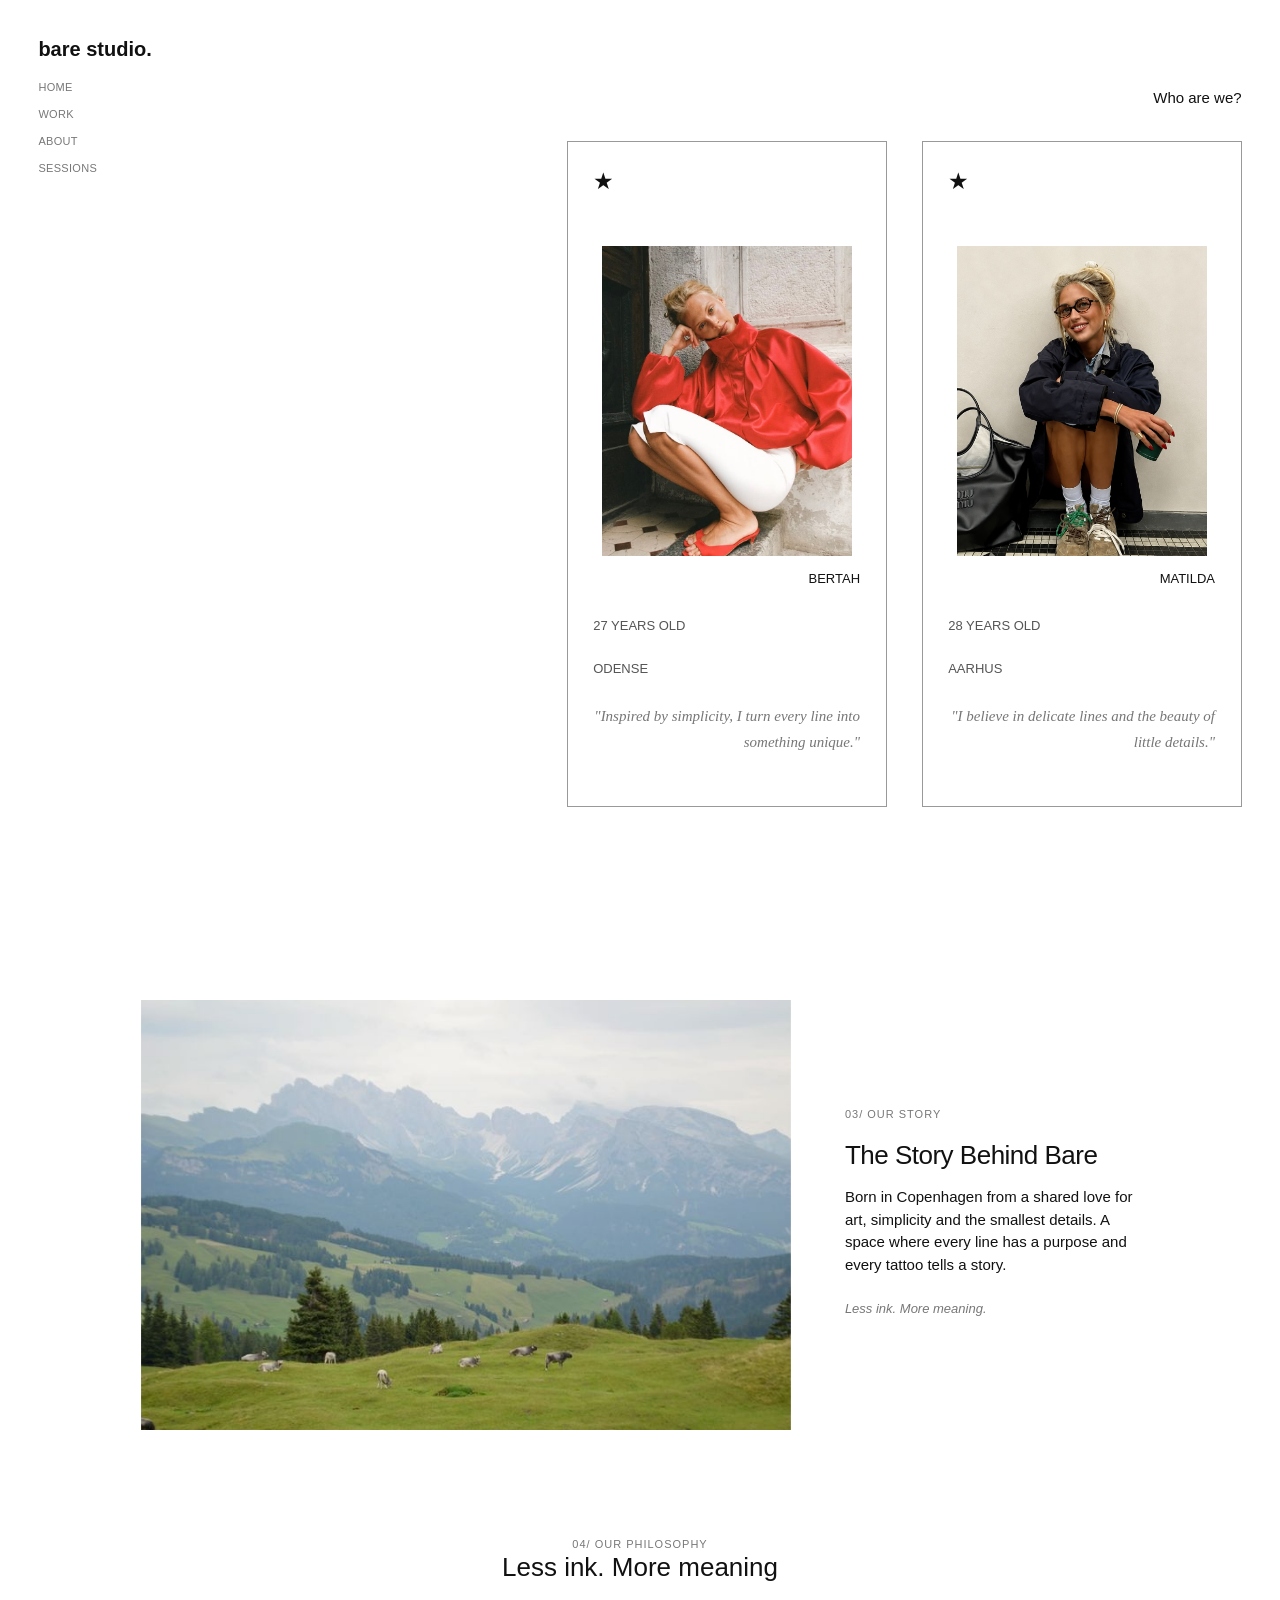
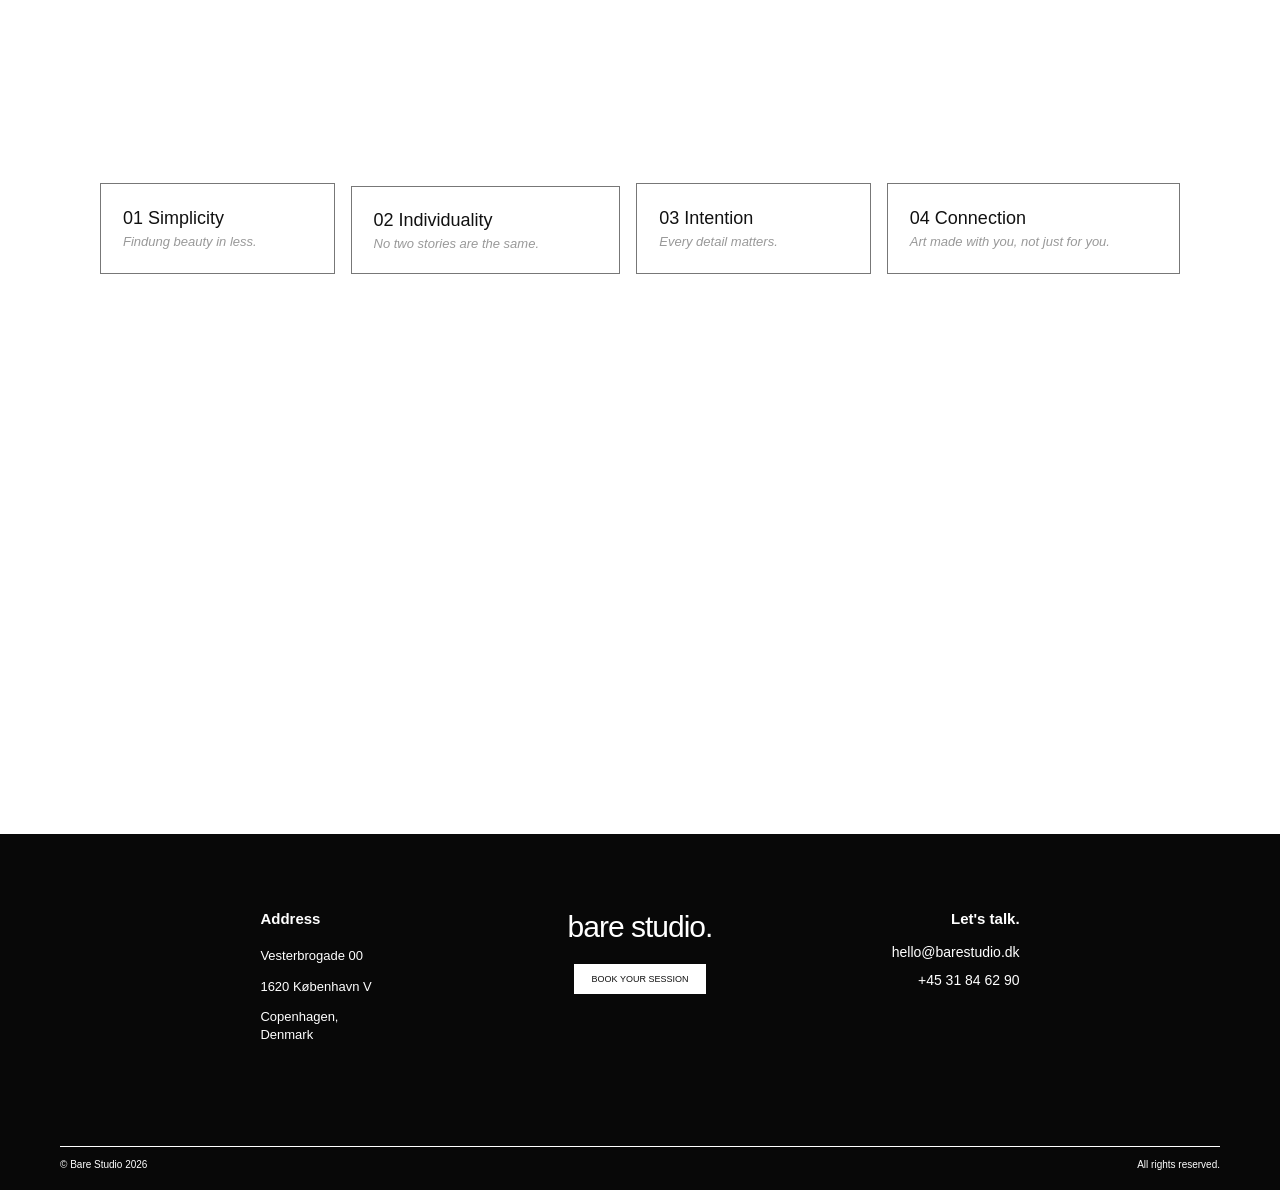
<file: about.html>
<!DOCTYPE html>
<html lang="en">


<head>

    <meta charset="UTF-8">
    <meta name="viewport" content="widht=device-width, initial-scale=1.0">

    <title>bare studio.</title>

    <meta name="description" content="bare studio. Fine Line Tattoo studio in Copenhage.">

    <link rel="stylesheet" href="css/style.css">
</head>

<body>

    <!--HEADER / MENÚ-->
    <header class="header">
        <div class="logo">
            <a href="index.html">bare studio.</a>
        </div>

        <button type="button"
                class="menu-btn"
                aria-label="Menu"
                aria-controls="main-menu"
                aria-expanded="false">
            <span></span>
            <span></span>
            <span></span>
        </button>

        <nav class="navigation menu" id="main-menu">
            <ul>
                <li><a href="index.html">HOME</a></li>
                <li><a href="work.html">WORK</a></li>
                <li><a href="about.html">ABOUT</a></li>
                <li><a href="sessions.html">SESSIONS</a></li>
            </ul>
        </nav>
    </header>


    <!-- ABOUT SECTION -->

<section class="about-section">

    <h2 class="about-title">Who are we?</h2>

    <div class="artists-container">

        <!-- ARTIST 1 -->

        <div class="artist-card">

            <span class="artist-star">★</span>

            <div class="artist-image">
                <img src="gallery/artist 1 .jpeg" alt="Bertah">
            </div>

            <h3 class="artist-name">BERTAH</h3>

            <div class="artist-info">
                <p>27 YEARS OLD</p>
                <p>ODENSE</p>
            </div>

            <p class="artist-quote">
                "Inspired by simplicity, I turn every line
                into something unique."
            </p>

        </div>


        <!-- ARTIST 2 -->

        <div class="artist-card">

            <span class="artist-star">★</span>

            <div class="artist-image">
                <img src="gallery/artist2.png" alt="Matilda">
            </div>

            <h3 class="artist-name">MATILDA</h3>

            <div class="artist-info">
                <p>28 YEARS OLD</p>
                <p>AARHUS</p>
            </div>

            <p class="artist-quote">
                "I believe in delicate lines and the
                beauty of little details."
            </p>

        </div>

    </div>

</section>

<!--STORY SECTION-->

<section  class="story-section">
            <div class="story-image-container">
                <img src="gallery/landscape.jpg" alt="landscape">
            </div>

            <div class="story-content">
                <span class="story-subtitle">
                    03/ OUR STORY
                </span>

               <h2>The Story Behind Bare</h2>
               <p>Born in Copenhagen from a shared love for art,
                 simplicity and the smallest details. 
                 A space where every line has a purpose and every tattoo tells a story.</p>

                 <span class="story-footer">
                    Less ink. More meaning.
                 </span>
            </div>
</section>

<!--PHILOSOPHY SECTION-->

<div class="philosophy-space">

<section class="philosophy-section">

        <div class="philosophy-header">
            <span class="philosophy-subtitle">
                04/ OUR PHILOSOPHY
            </span>
            <h2>Less ink. More meaning</h2>
        </div>
        
        <div class="philosophy-grid">
            
            <div class="philosophy-card"> 
                <h3>01 Simplicity</h3>
                <p>Findung beauty in less.</p>
            </div>

            <div class="philosophy-card"> 
                <h3>02 Individuality</h3>
                <p>No two stories are the same.</p>
            </div>

            <div class="philosophy-card"> 
                <h3>03 Intention</h3>
                <p>Every detail matters.</p>
            </div>

             <div class="philosophy-card"> 
                <h3>04 Connection</h3>
                <p>Art made with you, not just for you.</p>
            </div>

        </div>

    </section>

</div>




<!-- FOOTER -->

<footer class="footer">

    <div class="footer-content">

        <div class="footer-address">

            <h4>Address</h4>

            <p>Vesterbrogade 00</p>
            <p>1620 København V</p>
            <p>Copenhagen,<br>Denmark</p>

        </div>

        <div class="footer-center">

            <h2>bare studio.</h2>

            <a href="sessions.html" class="footer-button">
                BOOK YOUR SESSION
            </a>

        </div>

        <div class="footer-contact">

            <h4>Let's talk.</h4>

            <a href="mailto:hello@barestudio.dk">
                hello@barestudio.dk
            </a>

            <a href="tel:+4531846290">
                +45 31 84 62 90
            </a>

        </div>

    </div>

    
    <div class="footer-bottom">

        <span>© Bare Studio 2026</span>

        <span>All rights reserved.</span>

    </div>

</footer>

    <script src="https://code.jquery.com/jquery-3.7.1.min.js"></script>
    <script src="js/script.js"></script>


</body>
</html>
</file>
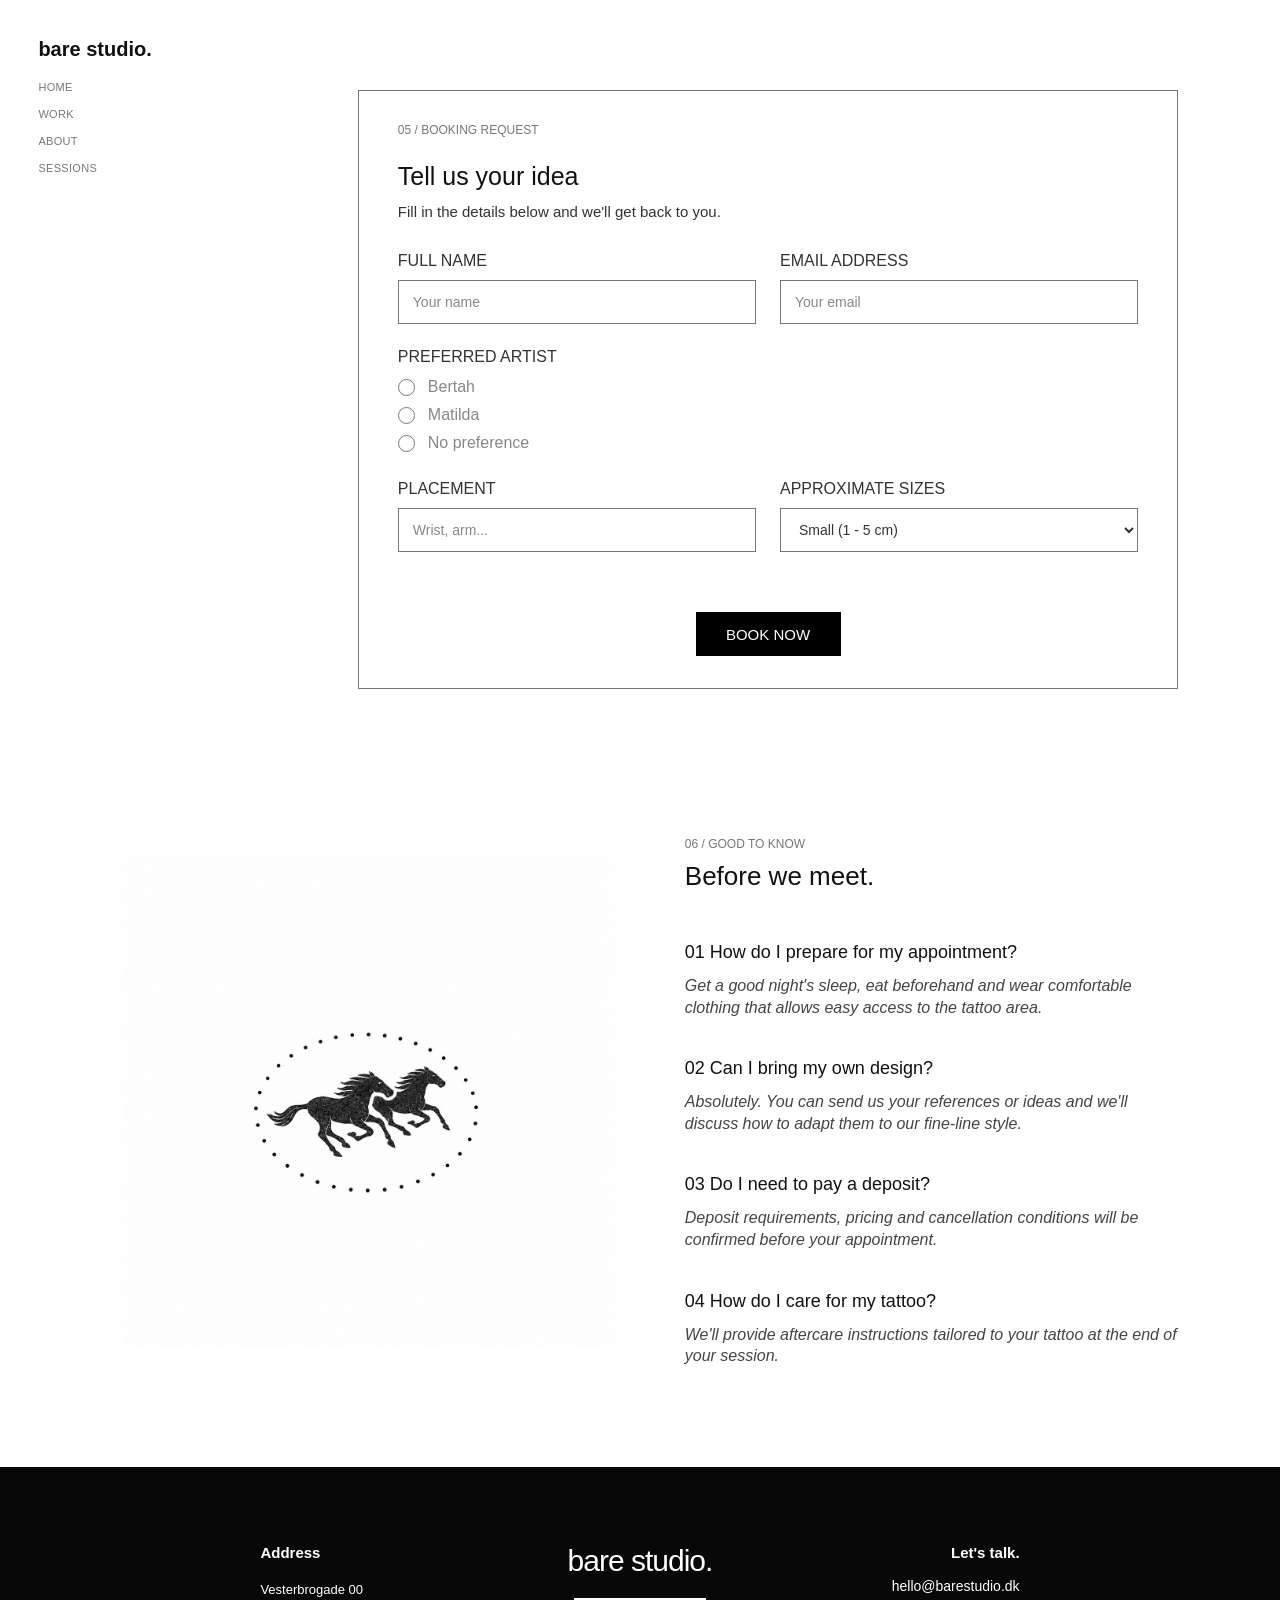
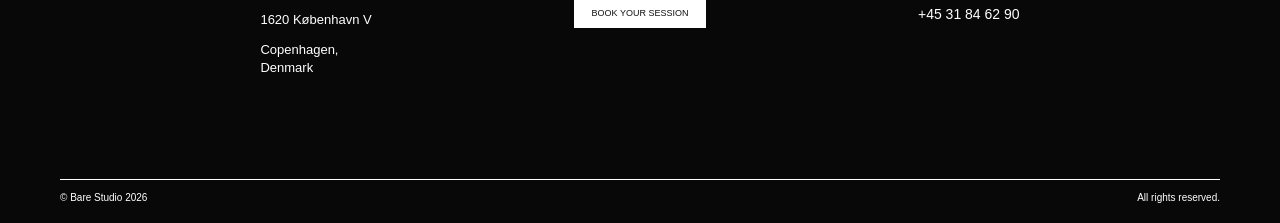
<file: sessions.html>
<!DOCTYPE html>
<html lang="en">


<head>

    <meta charset="UTF-8">
    <meta name="viewport" content="widht=device-width, initial-scale=1.0">

    <title>bare studio.</title>

    <meta name="description" content="bare studio. Fine Line Tattoo studio in Copenhage.">

    <link rel="stylesheet" href="css/style.css">
</head>

<body>

    <!--HEADER / MENÚ-->
    <header class="header">
        <div class="logo">
            <a href="index.html">bare studio.</a>
        </div>

        <button type="button"
                class="menu-btn"
                aria-label="Menu"
                aria-controls="main-menu"
                aria-expanded="false">
            <span></span>
            <span></span>
            <span></span>
        </button>

        <nav class="navigation menu" id="main-menu">
            <ul>
                <li><a href="index.html">HOME</a></li>
                <li><a href="work.html">WORK</a></li>
                <li><a href="about.html">ABOUT</a></li>
                <li><a href="sessions.html">SESSIONS</a></li>
            </ul>
        </nav>
    </header>

<!-- BOOKING REQUEST -->

<section class="booking-section">

    <div class="booking-container">

        <!-- HEADER -->
        <div class="booking-header">
            <p class="booking-label">05 / BOOKING REQUEST</p>

            <h2>Tell us your idea</h2>

            <p class="booking-description">
                Fill in the details below and we'll get back to you.
            </p>
        </div>


<!-- FORM -->
        <form class="booking-form" id="bookingForm">

    <!-- NAME AND EMAIL -->
        <div class="booking-row">

            <div class="booking-field">
                <label for="full-name">FULL NAME</label>
                <input
                    type="text"
                    id="full-name"
                    name="name"
                    placeholder="Your name"
                    required>
            </div>

            <div class="booking-field">
                <label for="email">EMAIL ADDRESS</label>
                <input
                    type="email"
                    id="email"
                    name="email"
                    placeholder="Your email"
                    required>
            </div>

            </div>


    <!-- PREFERRED ARTIST -->
        <div class="booking-artist">

            <label>PREFERRED ARTIST</label>

            <div class="artist-options">

                <label class="artist-option">
                     <input type="radio" name="artist" value="Bertah">
                    <span>Bertah</span>
                </label>

                <label class="artist-option">
                     <input type="radio" name="artist" value="Matilda">
                    <span>Matilda</span>
                </label>

                <label class="artist-option">
                    <input type="radio" name="artist" value="No preference">
                    <span>No preference</span>
                </label>

             </div>

         </div>


     <!-- PLACEMENT AND SIZE (tipo de tattoo-lugar)-->
        <div class="booking-row booking-bottom">

            <div class="booking-field">
                <label for="placement">PLACEMENT</label>

                <input
                    type="text"
                     id="placement"
                    name="placement"
                    placeholder="Wrist, arm..."
                    required>
            </div>


            <div class="booking-field">
                 <label for="size">APPROXIMATE SIZES</label>

                <select id="size" name="size" required>
                    <option value="Small (1 - 5 cm)">
                         Small (1 - 5 cm)
                    </option>

                    <option value="Medium (5 - 10 cm)">
                           Medium (5 - 10 cm)
                    </option>

                    <option value="Large (10+ cm)">
                          Large (10+ cm)
                     </option>
                </select>

             </div>

        </div>


            <!-- BUTTON -->
            <div class="booking-button">
                <button type="submit">BOOK NOW</button>
            </div>

        </form>

    </div>

</section>

<div class="booking-modal" id="bookingModal"
    role="dialog" aria-modal="true" aria-labelledby="bookingModalTitle">

    <div class="booking-modal-panel">

        <button type="button" class="booking-modal-close"
                id="bookingModalClose" aria-label="Close">×</button>

        <img class="booking-modal-image"
             src="gallery/ilustracion .jpg" alt="">

        <div class="booking-modal-message">
            <h2 id="bookingModalTitle">Thank you for booking with us.</h2>
            <p>See you soon! <span aria-hidden="true">♥</span></p>
        </div>

    </div>

</div>


<!-- GOOD TO KNOW -->

<section class="goodtoknow-section">

    <!-- LEFT IMAGE -->
    <div class="goodtoknow-image">
        <img src="gallery/logo bare .png" alt="">
    </div>


    <!-- RIGHT CONTENT -->
    <div class="goodtoknow-content">

        <div class="goodtoknow-header">

            <p class="goodtoknow-label">06 / GOOD TO KNOW</p>

            <h2>Before we meet.</h2>

        </div>


        <!-- QUESTION 01 -->
        <div class="goodtoknow-item">

            <h3>01 How do I prepare for my appointment?</h3>

            <p>
                Get a good night's sleep, eat beforehand and wear
                comfortable clothing that allows easy access to the
                tattoo area.
            </p>

        </div>


        <!-- QUESTION 02 -->
        <div class="goodtoknow-item">

            <h3>02 Can I bring my own design?</h3>

            <p>
                Absolutely. You can send us your references or ideas
                and we'll discuss how to adapt them to our fine-line
                style.
            </p>

        </div>


        <!-- QUESTION 03 -->
        <div class="goodtoknow-item">

            <h3>03 Do I need to pay a deposit?</h3>

            <p>
                Deposit requirements, pricing and cancellation
                conditions will be confirmed before your appointment.
            </p>

        </div>


        <!-- QUESTION 04 -->
        <div class="goodtoknow-item">

            <h3>04 How do I care for my tattoo?</h3>

            <p>
                We'll provide aftercare instructions tailored to your tattoo
                at the end of your session.
            </p>

        </div>

    </div>

</section>


    
    <!-- FOOTER -->

<footer class="footer">

    <div class="footer-content">

        <div class="footer-address">

            <h4>Address</h4>

            <p>Vesterbrogade 00</p>
            <p>1620 København V</p>
            <p>Copenhagen,<br>Denmark</p>

        </div>

        <div class="footer-center">

            <h2>bare studio.</h2>

            <a href="sessions.html" class="footer-button">
                BOOK YOUR SESSION
            </a>

        </div>

        <div class="footer-contact">

            <h4>Let's talk.</h4>

            <a href="mailto:hello@barestudio.dk">
                hello@barestudio.dk
            </a>

            <a href="tel:+4531846290">
                +45 31 84 62 90
            </a>

        </div>

    </div>

    
    <div class="footer-bottom">

        <span>© Bare Studio 2026</span>

        <span>All rights reserved.</span>

    </div>

</footer>


    <script src="https://code.jquery.com/jquery-3.7.1.min.js"></script>
    <script src="js/script.js"></script>

</body>

</html>
</file>
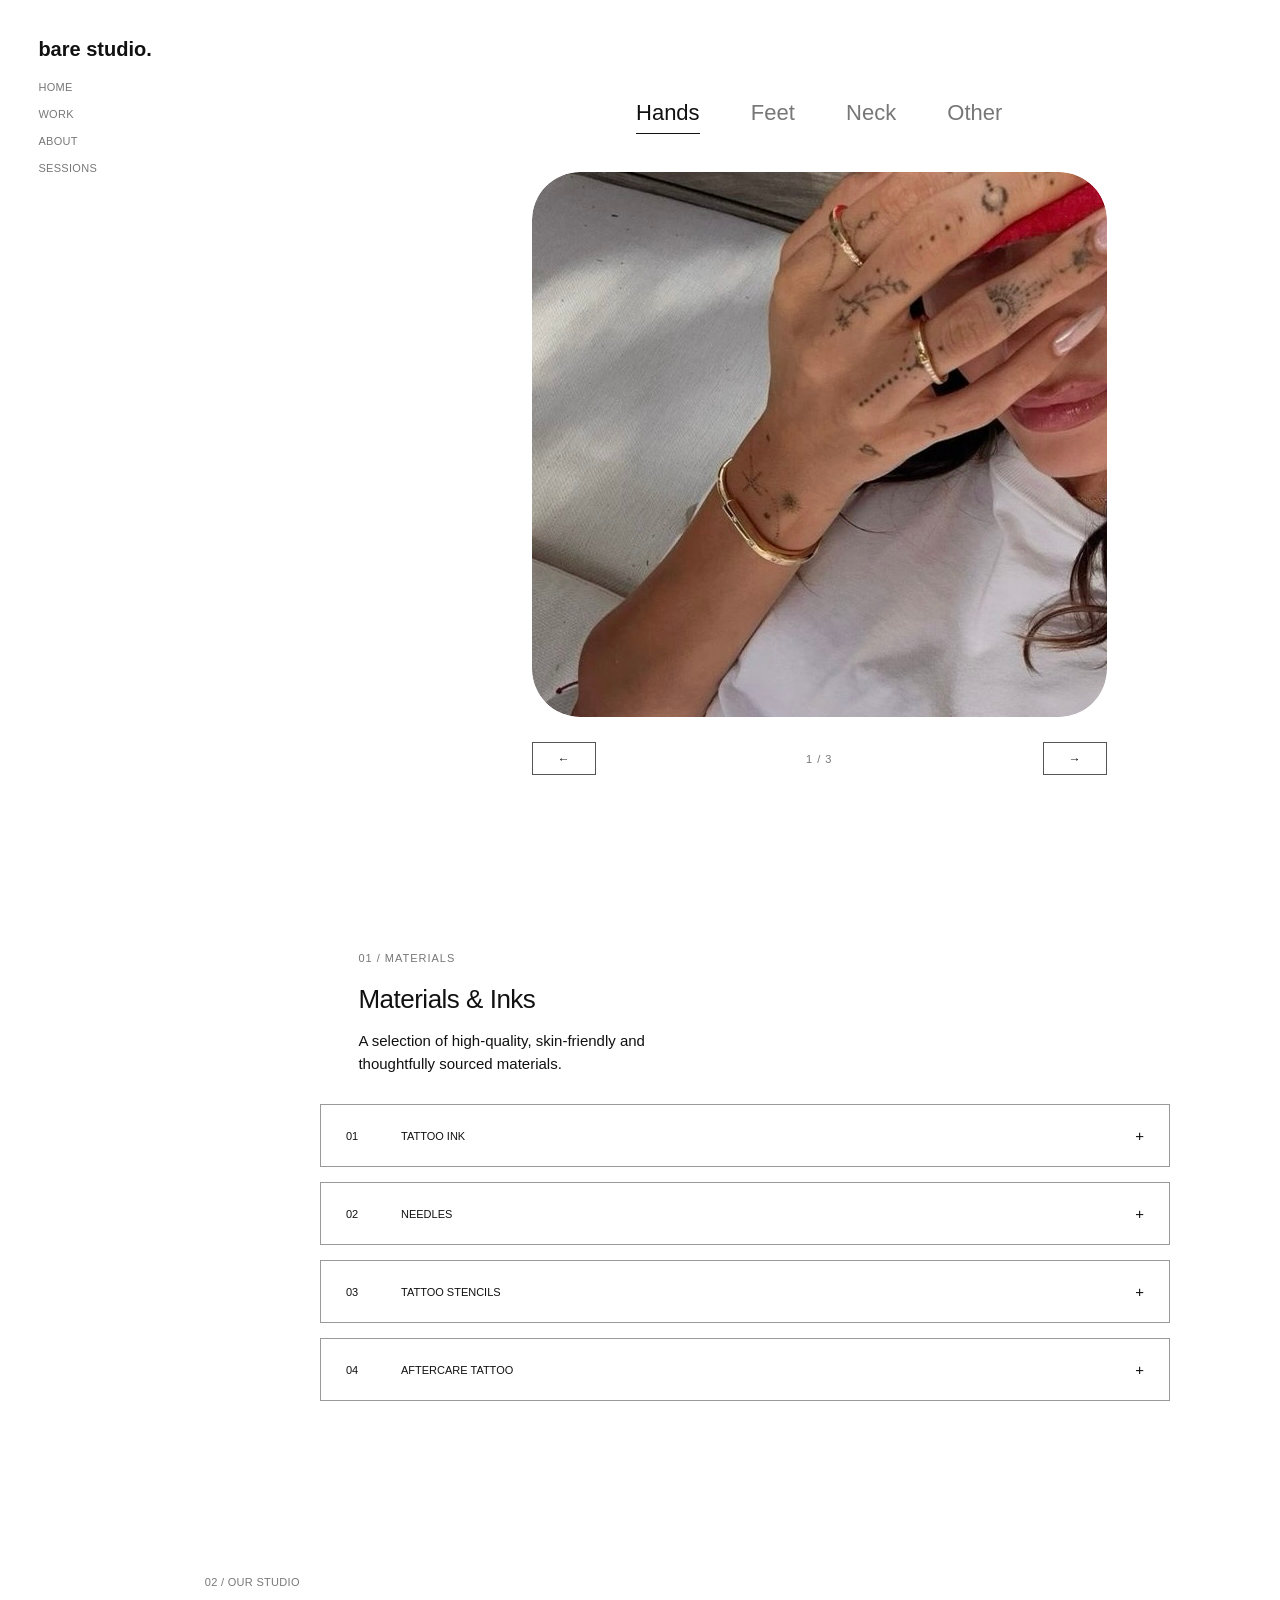
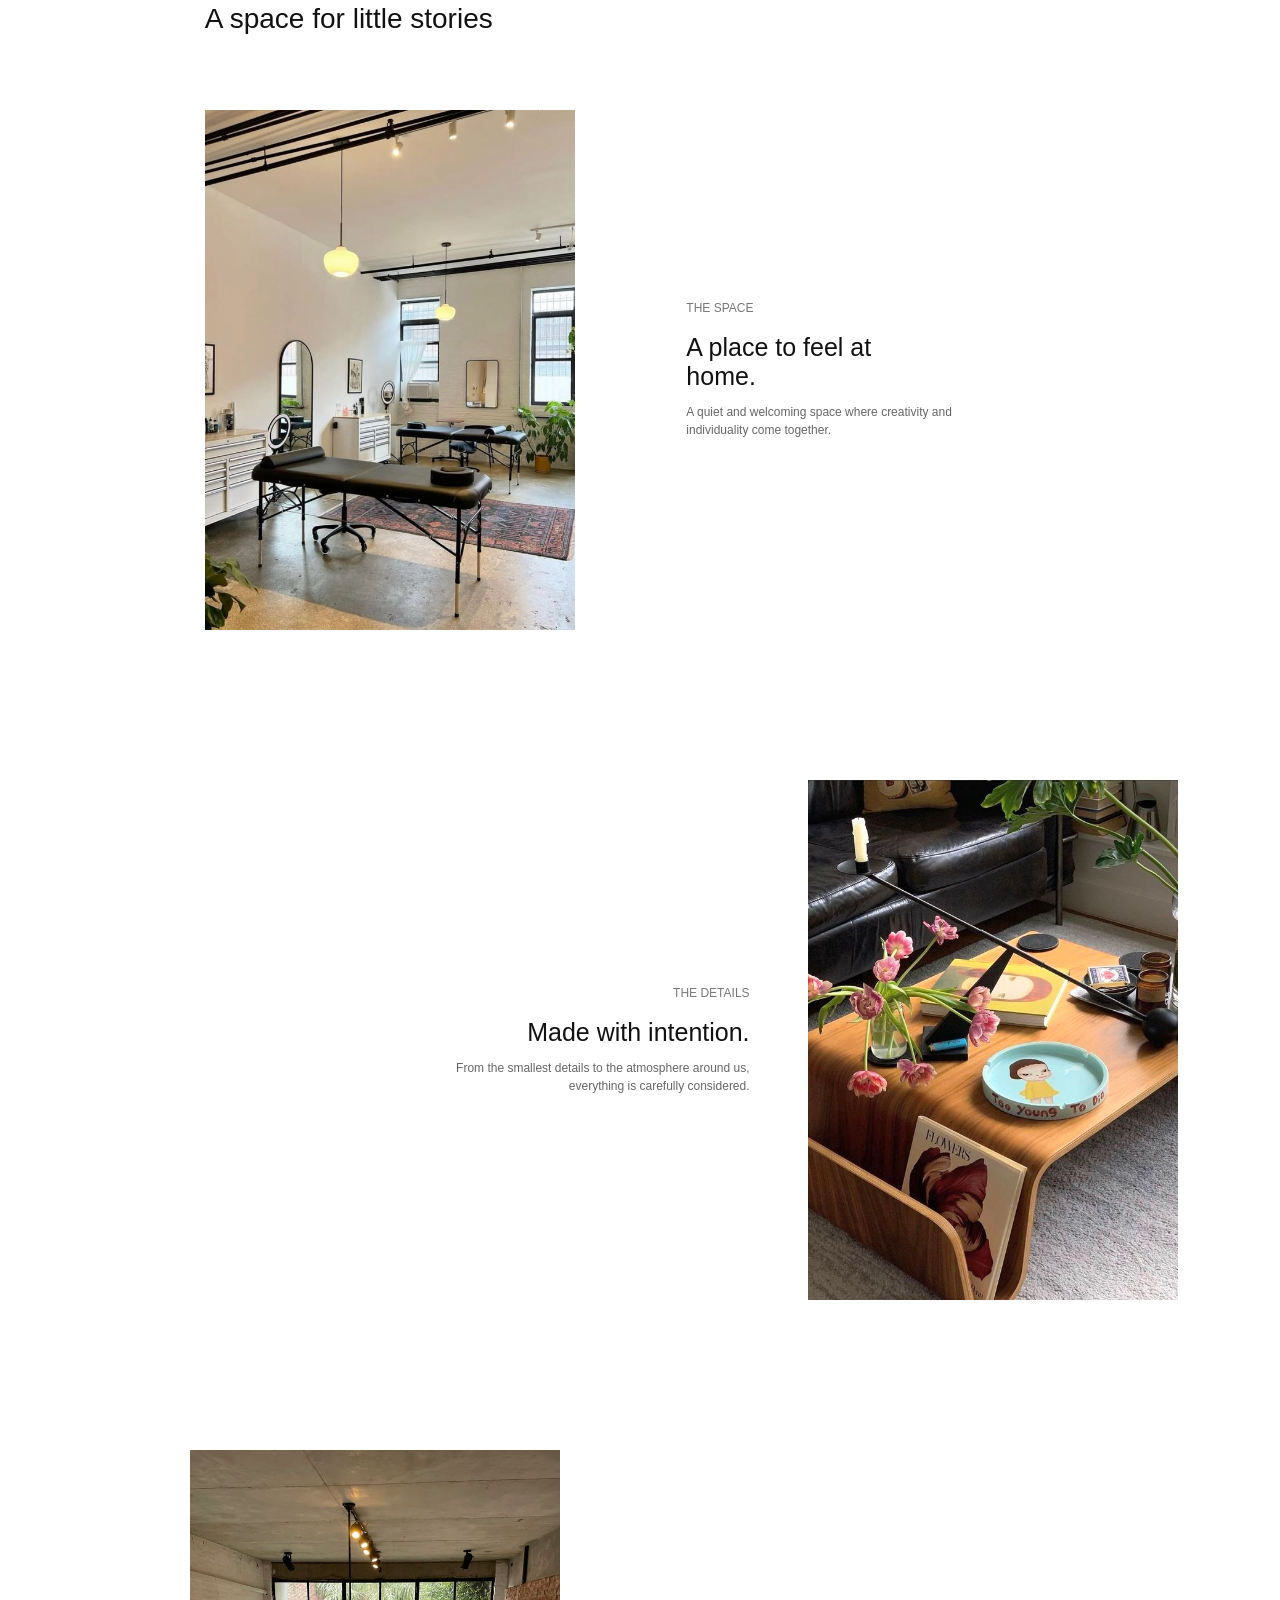
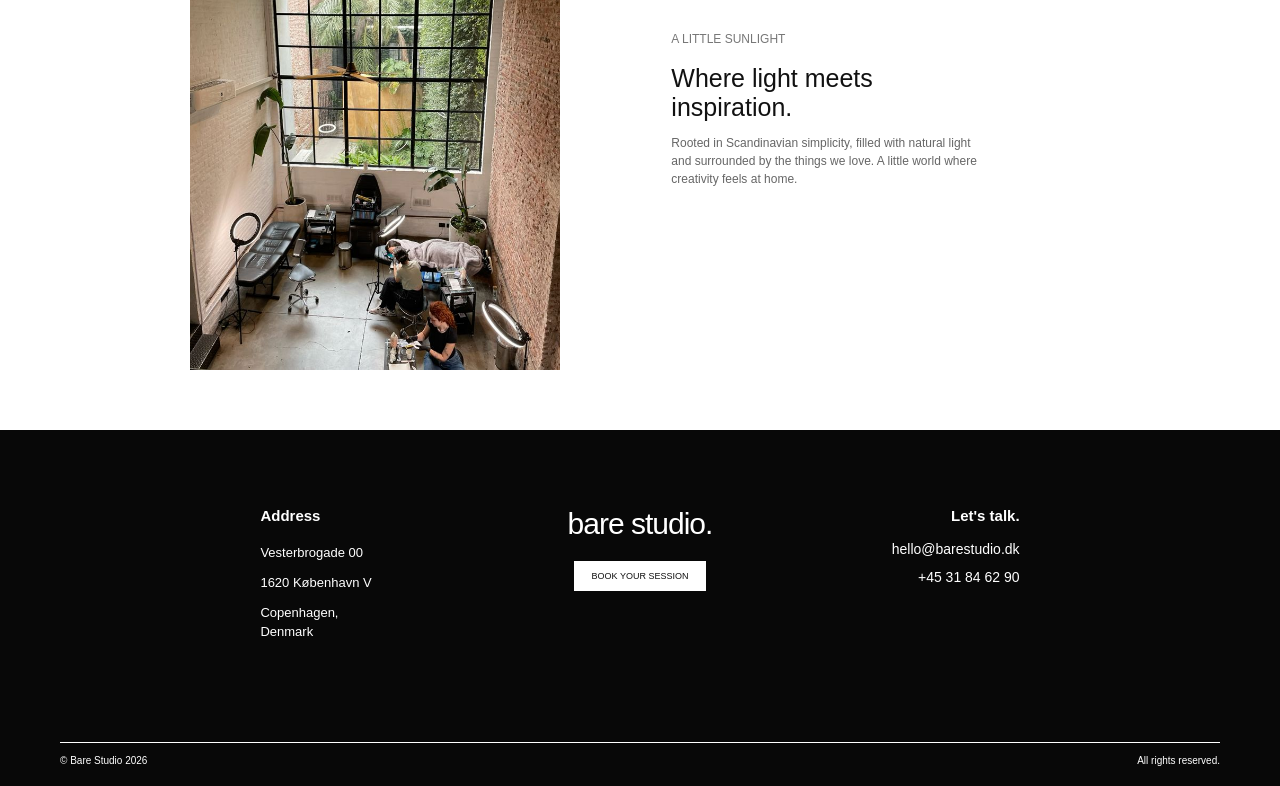
<file: work.html>
<!DOCTYPE html>
<html lang="en">


<head>

    <meta charset="UTF-8">
    <meta name="viewport" content="widht=device-width, initial-scale=1.0">

    <title>bare studio.</title>

    <meta name="description" content="bare studio. Fine Line Tattoo studio in Copenhage.">

    <link rel="stylesheet" href="css/style.css">

</head>

<body>
    
    <!--HEADER / MENÚ-->
    <header class="header">
        <div class="logo">
            <a href="index.html">bare studio.</a>
        </div>

        <button type="button"
                class="menu-btn"
                aria-label="Menu"
                aria-controls="main-menu"
                aria-expanded="false">
            <span></span>
            <span></span>
            <span></span>
        </button>

        <nav class="navigation menu" id="main-menu">
            <ul>
                <li><a href="index.html">HOME</a></li>
                <li><a href="work.html">WORK</a></li>
                <li><a href="about.html">ABOUT</a></li>
                <li><a href="sessions.html">SESSIONS</a></li>
            </ul>
        </nav>
    </header>


    <!-- GALLERY SECTION -->

    <section class="gallery-section">

        <!-- CATEGORÍAS -->

        <div class="gallery-categories">

            <button class="category active" data-category="hands">
                Hands
            </button>

            <button class="category" data-category="feet">
                Feet
            </button>

            <button class="category" data-category="neck">
                Neck
            </button>

            <button class="category" data-category="other">
                Other
            </button>

        </div>


        <!-- SLIDESHOW -->

        <div class="gallery-container">

            <!-- HANDS -->
            <img class="slide hands" src="gallery/hands 1 .jpeg" alt="Hand tattoo 1">
            <img class="slide hands" src="gallery/hand 3.jpg" alt="Hand tattoo 2">
            <img class="slide hands" src="gallery/hand 4.jpg" alt="Hand tattoo 3">

            <!-- FEET -->
            <img class="slide feet" src="gallery/feet1.jpg" alt="Foot tattoo 1">
            <img class="slide feet" src="gallery/feet 2.jpg" alt="Foot tattoo 2">
            <img class="slide feet" src="gallery/feet 3.jpg" alt="Foot tattoo 3">

            <!-- NECK -->
            <img class="slide neck" src="gallery/neck 1.jpg" alt="Neck tattoo 1">
            <img class="slide neck" src="gallery/neck 2.jpg" alt="Neck tattoo 2">
            <img class="slide neck" src="gallery/neck 3.jpg" alt="Neck tattoo 3">

            <!-- OTHER -->
            <img class="slide other" src="gallery/shoulder other 1.jpg" alt="Other tattoo 1">
            <img class="slide other" src="gallery/tattoo other 2.jpg" alt="Other tattoo 2">
            <img class="slide other" src="gallery/dragon other 3.jpg" alt="Other tattoo 3">

        </div>


        <!-- CONTROLES -->

        <div class="gallery-navigation">

            <button type="button" class="gallery-arrow" id="anterior"
                    aria-label="Imagen anterior">←</button>

            <span id="contador">1 / 3</span>

            <button type="button" class="gallery-arrow" id="siguiente"
                    aria-label="Imagen siguiente">→</button>

        </div>

    </section>



<!-- MATERIALS & INKS -->

<div class="materials-layout">

    <section class="story-section">

        <div class="story-content">

            <span class="story-subtitle">
                01 / MATERIALS
            </span>

            <h2>Materials & Inks</h2>

            <p>
                A selection of high-quality, skin-friendly
                and thoughtfully sourced materials.
            </p>

        </div>
    </section>

    
        <!-- ACORDEÓN -->

        <section class="acordeon" id="materials">

            <!-- 01 TATTOO INK -->

            <div class="acordeon__item">

                <button type="button"
                        class="acordeon__titulo"
                        aria-expanded="false">

                    <span class="acordeon__numero">01</span>
                    <span>TATTOO INK</span>

                </button>

                <div class="acordeon__contenido">

                    <div class="acordeon__interior">

                        <img src="gallery/tattoo ink.jpg"
                            alt="Tattoo ink bottles">

                        <div class="acordeon__texto">

                            <p>
                                We use high-quality, vegan and
                                cruelty-free inks, carefully selected
                                for their safety and performance.
                            </p>

                            <p>
                                Our inks are chosen to create
                                precise, long-lasting results
                                while respecting your skin.
                            </p>

                        </div>

                    </div>

                </div>

            </div>


            <!-- 02 NEEDLES -->

            <div class="acordeon__item">

                <button type="button"
                        class="acordeon__titulo"
                        aria-expanded="false">

                    <span class="acordeon__numero">02</span>
                    <span>NEEDLES</span>

                </button>

                <div class="acordeon__contenido">

                    <div class="acordeon__interior">

                        <img src="gallery/needles.jpg"
                            alt="Tattoo needles">

                        <div class="acordeon__texto">

                            <p>
                                We use high-quality, sterile
                                and single-use needles, carefully
                                selected to ensure precision,
                                comfort and safety throughout
                                every tattoo session.
                            </p>

                            <p>
                                Our fine needles allow us to
                                create delicate lines and
                                detailed designs.
                            </p>

                        </div>

                    </div>

                </div>

            </div>


            <!-- 03 TATTOO STENCILS -->

            <div class="acordeon__item">

                <button type="button"
                        class="acordeon__titulo"
                        aria-expanded="false">

                    <span class="acordeon__numero">03</span>
                    <span>TATTOO STENCILS</span>

                </button>

                <div class="acordeon__contenido">

                    <div class="acordeon__interior">

                        <img src="gallery/tattoo stencils.jpg"
                            alt="Tattoo stencil designs">

                        <div class="acordeon__texto">

                            <p>
                                Every design begins with a precise
                                and carefully prepared stencil.
                            </p>

                            <p>
                                We use skin-friendly transfer
                                papers that ensure clean,
                                detailed outlines and accurate
                                placement, helping us achieve
                                the best possible result.
                            </p>

                        </div>

                    </div>

                </div>

            </div>


            <!-- 04 AFTERCARE TATTOO -->

            <div class="acordeon__item">

                <button type="button"
                        class="acordeon__titulo"
                        aria-expanded="false">

                    <span class="acordeon__numero">04</span>
                    <span>AFTERCARE TATTOO</span>

                </button>
            

                <div class="acordeon__contenido">

                    <div class="acordeon__interior">

                        <img src="gallery/aftercare tattoo.jpg"
                            alt="Tattoo aftercare products">

                        <div class="acordeon__texto">

                            <p>
                                Taking care of your tattoo
                                is an essential part of
                                the process.
                            </p>

                            <p>
                                We provide personalized
                                aftercare guidance and recommend
                                gentle products to help your
                                tattoo heal properly.
                            </p>

                        </div>

                    </div>

                </div>
            </div>
            <div class="matirials-card"></div>
    </section>

</div>

<!--STUDIO-->

<section class="studio-section">

    <!-- CABECERA -->
    <div class="studio-header">
        <p>02 / OUR STUDIO</p>
    </div>

    <h2 class="studio-main-title">A space for little stories</h2>


    <!-- BLOQUE 1 -->
    <div class="studio-block block-one">

        <div class="studio-image">
            <img src="gallery/studio 1.jpg" alt="Our tattoo studio">
        </div>

        <div class="studio-text">
            <p class="studio-label">THE SPACE</p>
            <h3>A place to feel at<br>home.</h3>
            <p>
                A quiet and welcoming space where creativity
                and individuality come together.
            </p>
        </div>

    </div>


    <!-- BLOQUE 2 -->
    <div class="studio-block block-two">

        <div class="studio-image">
            <img src="gallery/studio 2.jpg" alt="Studio details">
        </div>

        <div class="studio-text">
            <p class="studio-label">THE DETAILS</p>
            <h3>Made with intention.</h3>
            <p>
                From the smallest details to the atmosphere
                around us, everything is carefully considered.
            </p>
        </div>

    </div>


    <!-- BLOQUE 3 -->
    <div class="studio-block block-three">

        <div class="studio-image">
            <img src="gallery/studio 3.jpg" alt="Tattoo studio interior">
        </div>

        <div class="studio-text">
            <p class="studio-label">A LITTLE SUNLIGHT</p>
            <h3>Where light meets<br>inspiration.</h3>
            <p>
                Rooted in Scandinavian simplicity, filled with
                natural light and surrounded by the things we love.
                A little world where creativity feels at home.
            </p>
        </div>

    </div>

</section>



<!-- FOOTER -->

<footer class="footer">

    <div class="footer-content">

        <div class="footer-address">

            <h4>Address</h4>

            <p>Vesterbrogade 00</p>
            <p>1620 København V</p>
            <p>Copenhagen,<br>Denmark</p>

        </div>

        <div class="footer-center">

            <h2>bare studio.</h2>

            <a href="sessions.html" class="footer-button">
                BOOK YOUR SESSION
            </a>

        </div>

        <div class="footer-contact">

            <h4>Let's talk.</h4>

            <a href="mailto:hello@barestudio.dk">
                hello@barestudio.dk
            </a>

            <a href="tel:+4531846290">
                +45 31 84 62 90
            </a>

        </div>

    </div>

    
    <div class="footer-bottom">

        <span>© Bare Studio 2026</span>

        <span>All rights reserved.</span>

    </div>

    

</footer>

<script src="https://code.jquery.com/jquery-3.7.1.min.js"></script>
<script src="js/script.js"></script>

</body>


</html>
</file>
<file: css/style.css>
/*GENERAL*/

*{
    margin: 0;
    padding: 0;
    box-sizing: border-box;
}

body {
    background-color: #ffffff;
    color: #111111;
    font-family: Arial, Helvetica, sans-serif;font-family: Arial, Helvetica, sans-serif;
}

/*HEADER*/

.header {
    position: fixed;
    z-index: 9999;
    top: 40px;
    left: 40px;
    display: flex;
    flex-direction: column;
    align-items: flex-start;
}

/*LOGO*/

.logo a {
    text-decoration: none;
    color: #111111;
    font-size: 20px;
    font-weight: 600;
    letter-spacing: -0.7;
}

/*MENÚ*/

.navigation {
    margin-top: 16px;
}

.navigation ul {
    list-style: none;
    display: flex;
    flex-direction: column;
    gap: 9px;
}

.navigation a {
    text-decoration: none;
    color: #777777;
    font-size: 11px;
    font-weight: 400;
    letter-spacing: 0.3px;
    transition: color 0.3 ease;
}

.navigation a:hover {
    color: #111111;
}


/*HERO /HOME*/

.hero {
    width: 100%;
    height: 100vh;
    min-height: 650px;
    position: relative;
    display: flex;
    justify-content: center;
    align-items: center;
    padding-left: 80px;
    box-sizing: border-box;
}

.hero-title h1 {
    font-size: 100px;
    font-weight: 500;
    letter-spacing: -5px;
    color: #111111;
    transform: translateX(60px);
}

.hero-bottom {
    position: absolute;
    bottom: 40px;
    width: auto;
    left: 80px;
    right: 0;
    display: flex;
    justify-content: space-between;
    align-items: end;
}

.hero-button {
    grid-column: 2;
    justify-self: center;
    display: flex;
    justify-content: space-between;
}

.hero-info {
    grid-column: 1;
    justify-self: start;
    margin-left: 150px;
    text-align: left;
}

.hero-info p {
    font-size: 11px;
    line-height: 1.6;
    letter-spacing: 0.5px;
    color: #333333;
}


.hero-bottom a {
    display: inline-block;
    width: auto;
    background-color: #111111;
    color: #ffffff;
    text-decoration: none;
    font-size: 11px;
    letter-spacing: 0.5px;
    padding: 14px 28px;
    white-space: nowrap;
    transition: background-color 0.3 ease;
}

.hero-bottom a:hover {
    background-color: #777777;
}

.hero-location {
    grid-column: 3;
    justify-self: end;
    margin-right: 50px;
    text-align: right;
}

.hero-location p {
    font-size: 11px;
    line-height: 1.6;
    letter-spacing: 0.5px;
    color: #333333;
}

/*INTRO /HOME*/

.studio-intro {
    margin-left: 180px;
    padding: 80px 40px 160px;
    display: flex;
    justify-content: center;
    align-items: flex-start;
    gap: 50px;
}

.studio-image {
    width: 370px;
    flex-shrink: 0;
}

.studio-image img {
    display: block;
    width: 100%;
    height: 520px;
    object-fit: cover;
}


.studio-description {
    width: 160px;
    padding-top: 10px;
}

.studio-description p {
    font-size: 12px;
    font-weight: 400;
    line-height: 1.3;
    color: #111111;
    margin: 0 0 18px;
}



/*Galleria home /HOME*/


.all-work {
    width: auto;
    margin-left: clamp(120px, 14vw, 180px);
    padding: 80px 40px 40px;
    background-color: white;
    font-family: "Helvetica Neue", Helvetica, Arial, sans-serif;
}


.all-work p {
    margin: 0 0 30px;
    font-size: 11px;
    font-weight: 400;
    letter-spacing: 0.3px;
    text-transform: uppercase;
}

.all-work a {
    width: 100%;
    display: flex;
    justify-content: space-between;
    align-items: flex-end;
    padding-bottom: 18px;
    border-bottom: 1px solid black;
    color: black;
    text-decoration: none;
    font-size: 26px;
    font-weight: 400;
    line-height: 1.2;
    letter-spacing: -0.5px;
}


.home-work > div {
    display: flex;
    flex-direction: column;
    align-items: flex-start;
    width: fit-content;
    max-width: 100%;
    margin: 0;
    justify-self: start;
}

/*Foto 1*/
.home-work > div:nth-child(1) {
    grid-column: 1;
    grid-row: 1;
    justify-self: start;
    font-style: italic;
    font-family: serif;
    color: #777;
}

.home-work > div:nth-child(1) img {
    width: 250px;
}

/*Foto 2*/
.home-work > div:nth-child(2) {
    grid-column: 2;
    grid-row: 1;
    justify-self: center;
    margin-top: 343px;
    font-style: italic;
    font-family: serif;
    color: #777;
}

.home-work > div:nth-child(2) img {
    width: 300px;
}

/*Foto 3*/
.home-work > div:nth-child(3) {
    grid-column: 1;
    grid-row: 2;
    justify-self: start;
    font-style: italic;
    font-family: serif;
    color: #777;
}

.home-work > div:nth-child(3) img {
    width: 220px;
}

/*Foto 4*/
.home-work > div:nth-child(4) {
    grid-column: 2;
    grid-row: 2;
    justify-self: center;
    margin-top: 300px;
    font-style: italic;
    font-family: serif;
    color: #777;
}

.home-work > div:nth-child(4) img {
    width: 220px;
}

/*Foto 5*/
.home-work > div:nth-child(5) {
    grid-column: 1;
    grid-row: 3;
    justify-self: start;
    font-style: italic;
    font-family: serif;
    color: #777;
    margin-top: -50px;
}

.home-work > div:nth-child(5) img {
    width: 220px;
}

/*Foto 6*/
.home-work > div:nth-child(6) {
    grid-column: 2;

    grid-row: 3;
    justify-self: center;
    margin-top: 300px;
    font-style: italic;
    font-family: serif;
    color: #777;
}

.home-work > div:nth-child(6) img {
    width: 220px;
}


.home-work img {
    display: block;
    width: 400px;
    height: auto;
    object-fit: cover;
}


/* SLIDESHOW WORK */

.gallery-section {
    width: 100%;
    padding: 100px 40px 80px;
    box-sizing: border-box;
}

.gallery-categories {
    display: flex;
    justify-content: center;
    align-items: center;
    gap: 85px;

    margin-bottom: 110px;
}

.category {
    background: none;
    border: none;
    padding: 0 0 7px;

    font-family: inherit;
    font-size: 22px;
    font-weight: 400;

    color: #777;
    cursor: pointer;

    border-bottom: 1px solid transparent;
    transition: color 0.3s ease;
}

.category:hover {
    color: #111;
}

.category.active {
    color: #111;
    border-bottom: 1px solid #111;
}


.gallery-container {
    position: relative;
    width: 575px;
    height: 545px;
    max-width: 100%;
    margin: 0 auto;
    overflow: hidden;
    border-radius: 48px;
}

.gallery-container .slide {
    position: absolute;
    top: 0;
    left: 0;

    width: 100%;
    height: 100%;

    object-fit: cover;
    display: none;
}

.gallery-container .slide:first-child {
    display: block;
}

.gallery-container img {
    width: 575px;
    height: 545px;
    object-fit: cover;
    object-position: center;
    border-radius: 48px;
    display: block;
    transition: opacity 0.3s ease;
}


.gallery-navigation {
    width: 575px;
    max-width: 100%;
    margin: 25px auto 0;
    display: flex;
    justify-content: space-between;
    align-items: center;
}

#contador {
    font-size: 11px;
    color: #777;
    letter-spacing: 1px;
}

.gallery-arrow {
    width: 64px;
    height: 33px;

    background: transparent;
    border: 1px solid #555;

    color: #111;
    font-size: 12px;

    cursor: pointer;

    display: flex;
    justify-content: center;
    align-items: center;

    transition: background 0.3s ease,
                color 0.3s ease;
}

.gallery-arrow:hover {
    background: #111;
    color: white;
}



/*MATERIALS & INKS /WORK*/

.story-section {
    padding: 100px 40px 160px 300px;
}

.story-content {
    margin-bottom: 5px;
}

.story-subtitle {
    display: block;
    font-size: 10px;
    font-weight: 400;
    letter-spacing: 0.5px;
    margin-bottom: 18px;
    color: #777;
}

.story-content h2 {
    font-size: 28px;
    font-weight: 400;
    letter-spacing: -0.5px;
    margin-bottom: 14px;
}

.story-content p {
    font-size: 12px;
    line-height: 1.5;
    max-width: 300px;
}


/*ACORDEÓN*/

.acordeon {
    display: flex;
    flex-direction: column;
    gap: 15px;
    max-width: 850px;
    margin-left: 300px;
    margin-right: 40px;
    margin-bottom: 100px;
}

.acordeon__item {
    border: 1px solid #999999;
    background-color: #ffffff;
    overflow: hidden;
}


.acordeon__titulo {
    display: flex;
    align-items: center;
    gap: 35px;
    width: 100%;
    padding: 22px 25px;
    background: none;
    border: none;
    cursor: pointer;
    color: #111111;
    font-size: 11px;
    font-weight: 400;
    text-align: left;
}


.acordeon__numero {
    font-size: 11px;
    min-width: 20px;
}


.acordeon__titulo::after {
    content: "+";
    margin-left: auto;

    font-size: 15px;
    font-weight: 400;
    color: #111111;

    transition: transform 0.3s ease;
}


.acordeon__titulo.abierto::after {
    transform: rotate(45deg);
}


.acordeon__contenido {
    display: none;
    padding: 10px 30px 30px;
}

.acordeon__interior {
    display: flex;
    align-items: center;
    gap: 60px;
}

.acordeon__contenido img {
    width: 200px;
    height: 260px;

    object-fit: cover;
    flex-shrink: 0;
}

.acordeon__texto {
    max-width: 350px;
    align-self: center;
}

.acordeon__texto p {
    font-size: 12px;
    line-height: 1.5;
    color: #111111;
    margin: 0 0 20px;
}

.materials-label {
    display: block;
    font-size: 8px;
    letter-spacing: 1px;
    color: #999;
    margin-bottom: 10px;
}

.materials-heading h2 {
    font-size: 15px;
    font-weight: 500;
    margin-bottom: 8px;
}

.materials-heading p {
    font-size: 9px;
    line-height: 1.6;
    color: #777;
    max-width: 400px;
}

.materials-accordion {
    width: 100%;
}

.material-item {
    border: 1px solid #dedede;
    margin-bottom: 5px;
}

.material-item summary {
    list-style: none;
    cursor: pointer;
    display: flex;
    align-items: center;
    gap: 15px;
    padding: 13px 12px;
    font-size: 9px;
    letter-spacing: 0.2px;
}

.material-number {
    color: #999;
    font-size: 9px;
}

.material-arrow {
    margin-left: auto;
    font-size: 15px;
    font-weight: 300;
    color: #777;
    transition: transform 0.3 ease;
}

.material-item[open] .material-arrow {
    transform:rotate(45deg);
}

.material-content {
    display: grid;
    grid-template-columns: 100px 1fr;
    gap: 22px;
    padding: 8px 18px 20px;
    align-items: center;
}

.material-img {
    width: 100px;
    height: 115px;
    object-fit: cover;
}

.matirial-text h3 {
    font-size: 10px;
    font-weight: 500;
    margin-bottom: 10px;
}

.matirial-text p {
    font-size: 9px;
    line-height: 1.7;
    color: #777;
    max-width: 10px;
}



.materials-layout {
    margin-left: 350px;
    margin-right: 40px;
    max-width: 850px;
}


.materials-layout .story-section {
    margin-left: 0;
    padding: 100px 0 32px;
}

.materials-layout .acordeon {
    margin-left: 0;
    margin-right: 0;
}

/* HOVER MATERIALS */

.acordeon__item {
    transition: all 0.3s ease;
}

.acordeon__item:hover {
    border-color: #d9a0aa;
    background-color: #fff8f9;
}

.acordeon__item:hover .acordeon__titulo {
    color: #d9a0aa;
}

.acordeon__item:hover .acordeon__titulo::after {
    color: #d9a0aa;
}


/* OUR STUDIO */

.studio-section {
    padding: 60px 8% 60px 16%;
    background-color: white;
    color: #111;
}


/* CABECERA */

.studio-header {
    display: flex;
    justify-content: space-between;
    font-size: 11px;
    color:#777;
    margin-bottom: 15px;
    letter-spacing: 0.3px;
}

.studio-header p {
    margin: 0;
}

.studio-main-title {
    font-size: 28px;
    font-weight: 400;
    margin: 0;
}


/* BLOQUES */

.studio-block {
    display: flex;
    align-items: center;
    justify-content: space-between;
    width: 90%;
    margin-top: 100px;
}

.studio-image {
    width: 32%;
}

.studio-image img {
    width: 100%;
    height: 270px;
    object-fit: cover;
    display: block;
}

.studio-text {
    width: 45%;
}

.studio-label {
    font-size: 12px;
    color: #777;
    margin-bottom: 18px;
}

.studio-text h3 {
    font-size: 25px;
    font-weight: 400;
    margin: 0 0 12px 0;
}

.studio-text p:last-child {
    font-size: 12px;
    line-height: 1.5;
    color: #666;
    max-width: 310px;
    margin: 0;
}


/* BLOQUE 1 */

.block-one {
    margin-left: 0;
    margin-top: 75px;
}


/* BLOQUE 2 */

.block-two {
    flex-direction: row-reverse;
    width: 80%;
    margin-left: auto;
    margin-top: 150px;
}

.block-two .studio-text {
    text-align: right;
}

.block-two .studio-text p:last-child {
    margin-left: auto;
}


/* BLOQUE 3 */

.block-three {
    margin-top: 150px;
    margin-left: -15px;
}




/*WHO ARE WE? /ABOUT*/


.about-title {
    font-size: 15px;
    font-weight: 400;
    color: #111111;
    text-align: right;
    margin: 0 0 35px 0;
}

.about-section {
    margin-left: 180px;
    min-height: 100vh;
    padding: 89px 50px;
    display: flex;
    flex-direction: column;
    justify-content: flex-start;
    align-items: flex-end;
}


.artists-container {
    display: flex;
    gap: 35px;
    margin-right: 0;
}


.artist-card {
    width: 320px;
    min-height: 680px;
    border: 1px solid #999999;
    padding: 25px 28px;
    display: flex;
    flex-direction: column;
    align-items: center;
    box-sizing: border-box;
}


.artist-star {
    align-self: flex-start;
    font-size: 23px;
    color: #111111;
}


.artist-image {
    width: 250px;
    height: 310px;
    margin-top: 55px;
}

.artist-image img {
    width: 100%;
    height: 100%;
    object-fit: cover;
}


.artist-name {
    width: 100%;
    text-align: right;
    font-size: 13px;
    font-weight: 300;
    margin-top: 15px;
}



.artist-info {
    width: 100%;
    margin-top: 30px;
}

.artist-info p {
    font-size: 13px;
    font-weight: 300;
    color: #555555;
    margin-bottom: 22px;
    line-height: 1.6;
}


.artist-quote {
    font-size: 15px;
    font-weight: 300;
    font-family: serif;
    font-style: italic;
    color: #777777;
    text-align: right;
    line-height: 1.7;
    margin-top: auto;
    margin-bottom: 25px;
}

/*SECTION STORY*/

.story-section {
    display: grid;
    grid-template-columns: 65% 35%;
    align-items: center;
    gap: 0;
    max-width: 1200px;
    margin: 80px auto;
    padding: 0 45px;
}

.story-image-container {
    width: 100%;
    height: 100%;
    overflow: hidden;
    transform: translateX(20px) scale(0.9);
}

.story-image {
    width: 100%;
    height: 100%;
    object-fit: cover;
    display: block;
}


.story-content {
    display: flex;
    flex-direction: column;
    justify-content: center;
    align-items: flex-start;
    padding: 0 45px;
    text-align: left;
}


.story-subtitle {
    font-size: 11px;
    letter-spacing: 1px;
    margin-bottom: 20px;
    font-weight: 400;
    color: #777;
}


.story-content h2 {
    font-size: 26px;
    font-weight: 400;
    margin: 0 0 15px 0;
}

.story-content p {
    font-size: 15px;
    line-height: 1.5;
    font-weight: 400;
    margin: 0;
}

.story-footer {
    font-size: 13px;
    font-style: italic;
    margin-top: 25px;
    color: #777777;
}

/*OUR PHILOSOPHY*/

.philosophy-wrapper {
    height: 120vh;
    position: relative;
}

.philosophy-section {
    position: sticky;
    top: 0;
    height: 100vh;
    min-height: 100vh;
    box-sizing: border-box;
    background-color: #ffffff;
    z-index: 2;
}

.philosophy-subtitle {
    font-size: 11px;
    letter-spacing: 1px;
    margin-bottom: 20px;
    font-weight: 400;
    color: #777;
}

.philosophy-header {
    text-align: center;
    margin-bottom: 200px;
}


.philosophy-header h2 {
    font-size: 26px;
    font-weight: 400;
    color: #111111;
    margin: 0 0 15px 0;
}

.philosophy-grid {
    width: 100%;
    max-width: 1240px;
    margin: 0 auto;
    display: grid;
    grid-template-columns: 1fr 1.15fr 1fr 1.25fr;
    gap: 20px;
}

.philosophy-card {
    border: 1px solid #777777;
    padding: 28px 38px;
    display: flex;
    flex-direction: column;
    justify-content: center;
    min-height: 118px;
    box-sizing: border-box;
}

.philosophy-card h3 {
    font-size: 21px;
    font-weight: 400;
    color: #111111;
    margin: 0 0 8px 0;
    white-space: nowrap;
}

.philosophy-card p {
    font-size: 14px;
    font-weight: 300;
    font-style: italic;
    color:#999999;
    white-space: nowrap;
}

.philosophy-grid {
    max-width: 1080px;
    gap: 16px;
}

.philosophy-card {
    min-height: 88px;
    padding: 16px 22px;
}

.philosophy-card h3 {
    font-size: 18px;
    margin-bottom: 5px;
}

.philosophy-card p {
    font-size: 13px;
    margin: 0;
    white-space: normal;
}

/* HOVER PHILOSOPHY */

.philosophy-card {
    transition: all 0.3s ease;
    cursor: pointer;
}

.philosophy-card:hover {
    border-color: #d9a0aa;
    background-color: #fff8f9;
}

.philosophy-card:hover h3 {
    color: #d9a0aa;
}

/* BOOKING REQUEST */ 

.booking-section {
    width: 100%;
    padding: 90px 0 48px;
    background-color: #ffffff;
    box-sizing: border-box;
}

.booking-container {
    width: 64%;
    max-width: 860px;
    margin: 0 8% 0 auto;
    border: 1px solid #777777;
    padding: 32px clamp(24px, 3vw, 40px);
    box-sizing: border-box;
}

.booking-header {
    margin-bottom: 32px;
}

.booking-label {
    font-size: 12px;
    font-weight: 400;
    color: #777777;
    margin: 0 0 25px 0;
}

.booking-header h2 {
    font-size: 25px;
    font-weight: 400;
    color: #111111;
    margin: 0 0 12px 0;
}

.booking-description {
    font-size: 15px;
    font-weight: 300;
    color: #333333;
    margin: 0;
}


.booking-form {
    width: 100%;
}

.booking-row {
    display: grid;
    grid-template-columns: repeat(2, minmax(0, 1fr));
    gap: 24px;
    margin-bottom: 24px;
}


.booking-field {
    display: flex;
    flex-direction: column;
    width: 100%;
}

.booking-field > label,
.booking-artist > label {
    font-size: 16px;
    font-weight: 400;
    color: #333333;
    margin-bottom: 10px;
}

.booking-field input,
.booking-field select {
    width: 100%;
    height: 56px;
    padding: 0 23px;
    border: 1px solid #777777;
    border-radius: 0;
    background-color: #ffffff;
    font-family: inherit;
    font-size: 14px;
    font-weight: 300;
    color: #333333;
    box-sizing: border-box;
    outline: none;
}

.booking-field input::placeholder {
    color: #888888;
}

.booking-field input:focus,
.booking-field select:focus {
    border-color: #111111;
}


.booking-artist {
    margin-bottom: 28px;
}

.artist-options {
    display: flex;
    flex-direction: column;
    gap: 10px;
    margin-top: 12px;
}

.artist-option {
    display: flex;
    align-items: center;
    gap: 13px;
    font-size: 16px;
    font-weight: 300;
    color: #888888;
    cursor: pointer;
}

.artist-option input {
    width: 17px;
    height: 17px;
    margin: 0;
    accent-color: #111111;
    cursor: pointer;
}


.booking-bottom {
    margin-bottom: 60px;
}

.booking-field select {
    cursor: pointer;
}

.booking-button {
    display: flex;
    justify-content: center;
    margin-top: 0;
}

.booking-button button {
    width: 145px;
    height: 44px;
    border: none;
    border-radius: 0;
    background-color: #000000;
    color: #ffffff;
    font-family: inherit;
    font-size: 15px;
    font-weight: 400;
    cursor: pointer;
    transition: background-color 0.3s ease;
}

.booking-button button:hover {
    background-color:#d9a0aa;
}

.booking-field input,
.booking-field select {
    height: 44px;
    padding: 0 14px;
}


/*  GOOD TO KNOW */


.goodtoknow-section {
    width: 100%;
    min-height: 100vh;
    padding: 100px 8%;
    display: grid;
    grid-template-columns: 1fr 1fr;
    align-items: center;
    gap: 10%;
    background-color: #ffffff;
    box-sizing: border-box;
}


/* LEFT IMAGE */

.goodtoknow-image {
    width: 100%;
    display: flex;
    align-items: center;
    justify-content: center;
}

.goodtoknow-image img {
    width: 100%;
    max-width: 500px;
    height: auto;
    object-fit: contain;
    display: block;
    transform: translateX(20px);

}


/* RIGHT CONTENT */

.goodtoknow-content {
    width: 100%;
    max-width: 510px;
}


/* HEADER */

.goodtoknow-header {
    margin-bottom: 50px;
}

.goodtoknow-label {
    font-size: 12px;
    font-weight: 400;
    color: #777777;
    margin: 0 0 10px 0;
}

.goodtoknow-header h2 {
    font-size: 26px;
    font-weight: 400;
    color: #111111;
    margin: 0;
}


/* QUESTIONS */

.goodtoknow-item {
    margin-bottom: 40px;
}

.goodtoknow-item:last-child {
    margin-bottom: 0;
}

.goodtoknow-item h3 {
    font-size: 18px;
    font-weight: 400;
    color: #111111;
    margin: 0 0 12px 0;
}

.goodtoknow-item p {
    font-size: 16px;
    font-weight: 300;
    font-style: italic;
    line-height: 1.35;
    color: #444444;
    margin: 0;
}




/* FOOTER */

.footer {
    background-color: #080808;
    color: #ffffff;
    width: 100%;
    margin-left: 0;
    padding: 80px 60px 20px;
    min-height: 0;
    display: flex;
    flex-direction: column;
    justify-content: flex-start;
}


.footer-content {
    display: flex;
    justify-content: center;
    align-items: flex-start;
    gap: 100px;
    width: 100%;
}


.footer-address {
    width: 180px;
    text-align: left;
}

.footer-address h4 {
    font-size: 15px;
    font-weight: 600;
    margin-bottom: 20px;
}

.footer-address p {
    font-size: 13px;
    line-height: 1.4;
    margin-bottom: 12px;
}


.footer-center {
    width: 220px;
    display: flex;
    flex-direction: column;
    align-items: center;
    text-align: center;
}

.footer-center h2 {
    font-size: 30px;
    font-weight: 400;
    letter-spacing: -1px;
    margin: 0 0 20px;
}


.footer-button {
    display: inline-block;
    background-color: #ffffff;
    color: #111111;
    text-decoration: none;
    font-size: 9px;
    padding: 10px 18px;
    transition: 0.3s ease;
}

.footer-button:hover {
    background-color: #cccccc;
}


.footer-contact {
    width: 180px;
    display: flex;
    flex-direction: column;
    align-items: flex-end;
    text-align: right;
    gap: 12px;
}

.footer-contact h4 {
    font-size: 15px;
    font-weight: 600;
    margin: 0 0 5px;
}

.footer-contact a {
    color: #ffffff;
    text-decoration: none;
    font-size: 14px;
}

.footer-contact a:hover {
    text-decoration: underline;
}



.footer-bottom {
    display: flex;
    justify-content: space-between;
    align-items: center;
    width: 100%;
    border-top: 1px solid #ffffff;
    padding-top: 12px;
    margin-top: 100px;
}

.footer-bottom span {
    font-size: 10px;
    color: #ffffff;
}



/* MEDIA QUERIES */

.header {
    top: clamp(18px, 3vw, 40px);
    left: clamp(18px, 3vw, 40px);
}

.studio-intro,
.selected-work,
.home-work,
.gallery-section,
.about-section {
    margin-left: clamp(120px, 14vw, 180px);
    padding-left: clamp(16px, 3vw, 40px);
    padding-right: clamp(16px, 3vw, 40px);
}

/* Home */

.hero {
    padding-left: clamp(0px, 6vw, 80px);
}

.hero-title h1 {
    font-size: clamp(40px, 9vw, 100px);
    letter-spacing: -0.05em;
    transform: translateX(clamp(0px, 4vw, 60px));
}

.hero-bottom {
    left: clamp(16px, 6vw, 80px);
    right: clamp(16px, 4vw, 50px);
    gap: clamp(8px, 2vw, 24px);
}

.hero-info {
    margin-left: clamp(0px, 10vw, 150px);
}

.hero-location {
    margin-right: 0;
}

.hero-bottom a {
    padding-inline: clamp(12px, 2vw, 28px);
}

.studio-intro {
    gap: clamp(24px, 4vw, 50px);
    padding-block: clamp(56px, 7vw, 80px) clamp(72px, 12vw, 160px);
}

.studio-image {
    width: 60%;
    max-width: 370px;
}

.studio-image img {
    height: auto;
    aspect-ratio: 370 / 520;
}

.home-work {
    column-gap: clamp(16px, 4vw, 60px);
    row-gap: clamp(28px, 8vw, 110px);
    padding-block: clamp(32px, 6vw, 80px) clamp(60px, 12vw, 160px);
}

.home-work > div,
.home-work img {
    max-width: 100%;
}

.home-work > div:nth-child(2) {
    margin-top: clamp(130px, 25vw, 343px);
}

.home-work > div:nth-child(4) {
    margin-top: clamp(110px, 22vw, 300px);
}

/* Work */

.gallery-section {
    min-height: auto;
    padding-block: clamp(56px, 8vw, 100px);
}

.gallery-categories {
    flex-wrap: wrap;
    gap: clamp(12px, 4vw, 55px);
    margin-bottom: clamp(20px, 3vw, 40px);
}

.gallery-image {
    height: auto;
    aspect-ratio: 520 / 400;
}

.materials-layout {
    margin-left: clamp(120px, 25vw, 350px);
    margin-right: clamp(16px, 3vw, 40px);
}

.materials-layout .story-section {
    display: block;
    margin: 0;
    padding: clamp(32px, 6vw, 100px) 0 24px;
}

.materials-layout .story-content {
    padding: 0;
}

.acordeon__titulo {
    gap: clamp(12px, 3vw, 35px);
    padding-inline: clamp(14px, 2.5vw, 25px);
}

.acordeon__interior {
    flex-wrap: wrap;
    gap: clamp(16px, 4vw, 60px);
}

.acordeon__contenido img {
    width: min(100%, 200px);
    height: auto;
    aspect-ratio: 200 / 260;
}

.acordeon__texto {
    flex: 1 1 220px;
}

/* About */

.about-section {
    min-height: auto;
}

.artists-container {
    width: 100%;
    max-width: 675px;
    gap: clamp(16px, 3vw, 35px);
}

.artist-card {
    flex: 1;
    min-width: 0;
    min-height: clamp(450px, 52vw, 680px);
    padding: clamp(14px, 2vw, 28px);
}

.artist-image {
    width: 100%;
    max-width: 250px;
    height: auto;
    aspect-ratio: 250 / 310;
    margin-top: clamp(24px, 4vw, 55px);
}

.artist-image img {
    display: block;
}

.story-image-container img {
    display: block;
    width: 100%;
    height: auto;
}

.story-section > .story-content {
    padding-inline: clamp(16px, 3vw, 45px);
}

.philosophy-section {
    padding-bottom: clamp(64px, 14vw, 200px);
}

.philosophy-card {
    min-width: 0;
    padding-inline: clamp(12px, 2vw, 22px);
}

.philosophy-card h3 {
    white-space: normal;
}

/* Sessions & Footer */

.booking-row,
.footer-content {
    gap: clamp(16px, 5vw, 24px);
}

.goodtoknow-section {
    min-height: auto;
    padding-block: clamp(48px, 8vw, 100px);
    gap: clamp(24px, 7vw, 90px);
}

.footer {
    padding: clamp(40px, 6vw, 80px) clamp(16px, 5vw, 60px) 20px;
}

.footer-content {
    gap: clamp(20px, 7vw, 100px);
}

.footer-contact {
    min-width: 0;
    overflow-wrap: anywhere;
}

.footer-bottom {
    gap: 16px;
    margin-top: clamp(40px, 7vw, 100px);
}

/* TABLET */

@media (max-width: 1000px) {
    .philosophy-grid {
        grid-template-columns: repeat(2, minmax(0, 1fr));
    }
}

.home-work {
    display: grid;
    grid-template-columns: 1fr;
    justify-items: center;
    row-gap: 60px;
}

.home-work > div {
    grid-column: auto;
    grid-row: auto;
    justify-self: center;
    margin-left: auto;
    margin-right: auto;
    margin-top: 0;
}

.home-work img {
    display: block;
    width: 100%;
    height: auto;
    margin: 0 auto;
}


@media (min-width: 561px) and (max-width: 800px) {

    .studio-section {
        width: 100%;
        margin-left: 0;
        padding: 60px 6%;
        box-sizing: border-box;
    }

    .studio-block {
        display: flex;
        align-items: center;
        justify-content: space-between;
        width: 100%;
        gap: 35px;
        margin-top: 90px;
    }

    .studio-block .studio-image {
        flex: 0 0 48%;
        width: 48%;
        max-width: none;
    }

    .studio-block .studio-image img {
        width: 100%;
        height: 300px;
        object-fit: cover;
        display: block;
    }

    .studio-block .studio-text {
        flex: 1;
        width: auto;
        min-width: 0;
    }

    .block-one {
        flex-direction: row;
        margin-left: 0;
    }

    .block-two {
        flex-direction: row-reverse;
        margin-left: 0;
    }

    .block-two .studio-text {
        text-align: right;
    }

    .block-three {
        flex-direction: row;
        margin-left: 0;
    }

}



/* PANTALLAS ESTRECHAS  */

@media (max-width: 800px) {
    .header {
        position: sticky;
        top: 0;
        left: auto;
        flex-direction: row;
        align-items: center;
        justify-content: space-between;
        flex-wrap: wrap;
        gap: 10px 20px;
        padding: 16px clamp(16px, 4vw, 32px);
        background-color: #fff;
    }

    .navigation {
        margin-top: 0;
    }

    .navigation ul {
        flex-direction: row;
        flex-wrap: wrap;
        gap: clamp(10px, 3vw, 24px);
    }

    .studio-intro,
    .selected-work,
    .home-work,
    .gallery-section,
    .about-section {
        margin-left: 0;
    }

    .hero {
        height: auto;
        min-height: 70vh;
        padding: 48px 16px 120px;
    }

    .hero-title h1 {
        transform: none;
    }

    .hero-info {
        margin-left: 0;
    }

    .hero-bottom {
        bottom: 24px;
    }
    

    .all-work {
        width: 100%;
        margin-left: 0;
        padding: 60px 30px 40px;
        box-sizing: border-box;
    }

    .all-work a {
        width: 100%;
        font-size: 22px;
        letter-spacing: -0.5px;
    }


    .home-work > div:nth-child(n) {
        grid-column: auto;
        grid-row: auto;
        justify-self: center;
        margin-top: 0;
    }

    .materials-layout {
        margin-inline: clamp(16px, 4vw, 32px);
    }

    .booking-container {
        width: 90%;
        margin-inline: auto;
    }

    .philosophy-section {
        padding-inline: clamp(16px, 4vw, 32px);
    }
}

/* MÓVIL */

@media (max-width: 560px) {

    .gallery-section {
        width: 100%;
        padding: 40px 20px 60px;
        box-sizing: border-box;
    }

    .gallery-categories {
        display: flex;
        justify-content: center;
        flex-wrap: wrap;
        gap: 20px;
        margin-bottom: 35px;
    }

    .category {
        font-size: 14px;
    }

    .gallery-container {
        width: 100%;
        display: flex;
        justify-content: center;
        align-items: center;
    }

    .gallery-container img {
        width: 100%;
        max-width: 340px;
        height: 350px;
        object-fit: cover;
        border-radius: 20px;
    }



    .gallery-container {
        width: 100%;
        max-width: 320px;
        height: auto;
        aspect-ratio: 1 / 1;
        border-radius: 20px;
    }

    .gallery-container .slide {
        width: 100%;
        height: 100%;
        border-radius: 20px;
    }

    .gallery-navigation {
        width: 100%;
        max-width: 320px;
        margin: 20px auto 0;
    }


    .studio-intro {
        flex-direction: column;
        align-items: center;
    }

    .studio-image {
        width: 100%;
    }

    .studio-description {
        width: 100%;
        max-width: 370px;
    }

    .artists-container {
        flex-direction: column;
        align-items: center;
    }

    .artist-card {
        width: 100%;
        max-width: 320px;
        min-height: auto;
    }

    .story-section,
    .booking-row,
    .goodtoknow-section {
        grid-template-columns: minmax(0, 1fr);
    }

    .story-section {
        gap: 24px;
        margin-block: 40px;
        padding-inline: 16px;
    }

    .story-section > .story-content {
        padding-inline: 0;
    }

    .story-image-container,
    .goodtoknow-image img {
        height: auto;
        transform: none;
    }

    .goodtoknow-image img {
        max-width: 200px;
    }

    .footer-content {
        flex-direction: column;
        align-items: center;
    }

    .footer-address,
    .footer-contact {
        text-align: center;
    }

    .footer-contact {
        align-items: center;
    }


    .studio-section {
        padding: 40px 6%;
    }

    .studio-header {
        font-size: 11px;
        gap: 15px;
    }

    .studio-main-title {
        font-size: 25px;
    }

    .studio-block {
        width: 100%;
        display: flex;
        flex-direction: column;
        gap: 22px;
        margin: 65px 0;
        align-items: flex-start;
    }

    .studio-block .studio-image {
        width: 80%;
    }

    .studio-block .studio-image img {
        width: 100%;
        height: 260px;
        object-fit: cover;
    }

    .studio-text {
        width: 85%;
        text-align: left;
    }

    .studio-label {
        font-size: 9px;
        margin-bottom: 12px;
    }

    .studio-text h3 {
        font-size: 17px;
        margin-bottom: 10px;
    }

    .studio-text p:last-child {
        font-size: 11px;
        line-height: 1.5;
        max-width: 100%;
    }


    .block-one {
        align-items: flex-start;
    }

    .block-two {
        align-items: flex-end;
        flex-direction: column;
    }

    .block-two .studio-image {
        align-self: flex-end;
    }

    .block-two .studio-text {
        text-align: right;
    }

    .block-two .studio-text p:last-child {
        margin-left: auto;
    }

    .block-three {
        align-items: flex-start;
    }
}

@media (max-width: 400px) {
    .hero-bottom {
        display: grid;
        grid-template-columns: 1fr 1fr;
    }

    .hero-location {
        grid-column: 2;
        grid-row: 1;
    }

    .hero-button {
        grid-column: 1 / -1;
        grid-row: 2;
        justify-self: center;
    }

    .philosophy-grid {
        grid-template-columns: 1fr;
    }

    .studio-header {
        font-size: 11px;
    }

    .studio-main-title {
        font-size: 16px;
    }

    .studio-block .studio-image {
        width: 95%;
    }

    .studio-block .studio-image img {
        height: 230px;
    }

    .studio-text {
        width: 90%;
    }
}









/* MENÚ HAMBURGUESA */

.menu-btn {
    display: none;
    flex-direction: column;
    gap: 5px;
    padding: 10px 8px;
    background: none;
    border: none;
    cursor: pointer;
}

.menu-btn span {
    display: block;
    width: 26px;
    height: 3px;
    background-color: #111111;
    border-radius: 2px;
    transition: transform 0.25s ease, opacity 0.25s ease;
}

.menu-btn.abierto span:nth-child(1) {
    transform: translateY(8px) rotate(45deg);
}

.menu-btn.abierto span:nth-child(2) {
    opacity: 0;
}

.menu-btn.abierto span:nth-child(3) {
    transform: translateY(-8px) rotate(-45deg);
}

@media (max-width: 800px) {
    .menu-btn {
        display: flex;
    }

    .header .menu {
        display: none;
        width: 100%;
    }

    .header .menu ul {
        flex-direction: column;
        gap: 0;
    }

    .header .menu a {
        display: block;
        padding: 12px 0;
        border-top: 1px solid #ddd;
    }

}

@media (min-width: 801px) {
    .header .menu {
        display: block !important;
    }
}

/*VENTANA MODAL*/
.booking-modal {
    display: none;
    position: fixed;
    inset: 0;
    z-index: 10000;
    padding: 20px;
    background: rgba(255, 255, 255, 0.72);
}

.booking-modal.active {
    display: flex;
    align-items: center;
    justify-content: center;
}

.booking-modal-panel {
    position: relative;
    display: flex;
    align-items: center;
    gap: 24px;
    width: 100%;
    max-width: 520px;
    padding: 28px 42px;
    border: 1px solid #777;
    background: #fff;
    color: #111;
}

.booking-modal-image {
    width: clamp(80px, 15vw, 145px);
    height: auto;
    flex-shrink: 0;
}

.booking-modal-message {
    flex: 1;
    text-align: center;
    font-family: Arial, Helvetica, sans-serif;
     font-style: italic;
    font-size: clamp(16px, 2.3vw, 22px);
    line-height: 1.5;
    color: #444444;
}

.booking-modal-message h2 {
    font: inherit;
    font-size: 15px;
    margin: 0;
}

.booking-modal-message p {
    margin: 4px 0 0;
    font-size: 15px;
}

.booking-modal-message span {
    color: #888;
}

.booking-modal-close {
    position: absolute;
    top: 6px;
    right: 6px;
    width: 36px;
    height: 36px;
    border: 0;
    background: transparent;
    color: #111;
    font-size: 22px;
    cursor: pointer;
}


@media (max-width: 480px) {
    .booking-modal-panel {
        flex-direction: column;
        gap: 14px;
        padding: 32px 20px 24px;
    }
}


/* RESPONSIVE PHILOSOPHY  Anoimacion con JQ*/


/* TABLET */

@media (max-width: 1000px) {

    .philosophy-section {
        padding: 70px 5% 60px;
        min-height: 100vh;
    }

    .philosophy-header {
        margin-bottom: 75px;
    }

    .philosophy-grid {
        grid-template-columns: repeat(2, 1fr);
        max-width: 700px;
        gap: 20px;
    }

    .philosophy-card {
        min-height: 110px;
        padding: 20px;
        margin-top: 0;
    }

    .philosophy-card h3 {
        font-size: 18px;
        white-space: normal;
    }

    .philosophy-card p {
        font-size: 13px;
        white-space: normal;
    }

    .philosophy-wrapper {
        height: 125vh;
    }

}


/* MOBILE */

@media (max-width: 600px) {

    .philosophy-section {
        padding: 100px 22px 50px;
        min-height: 100vh;
        justify-content: flex-start;
    }

    .philosophy-header {
        margin-bottom: 55px;
    }

    .philosophy-subtitle {
        font-size: 10px;
    }

    .philosophy-header h2 {
        font-size: 23px;
    }

    .philosophy-grid {
        display: grid;
        grid-template-columns: 1fr;
        gap: 15px;
        width: 100%;
    }

    .philosophy-card {
        width: 100%;
        min-height: 90px;
        padding: 18px 22px;
        margin-top: 0;
    }

    .philosophy-card h3 {
        font-size: 17px;
    }

    .philosophy-card p {
        font-size: 12px;
    }

    .philosophy-wrapper {
        height: 110vh;
    }

}


/* REDUCED MOTION */

@media (prefers-reduced-motion: reduce) {

    .philosophy-card {
        animation: none;
    }

}
</file>
